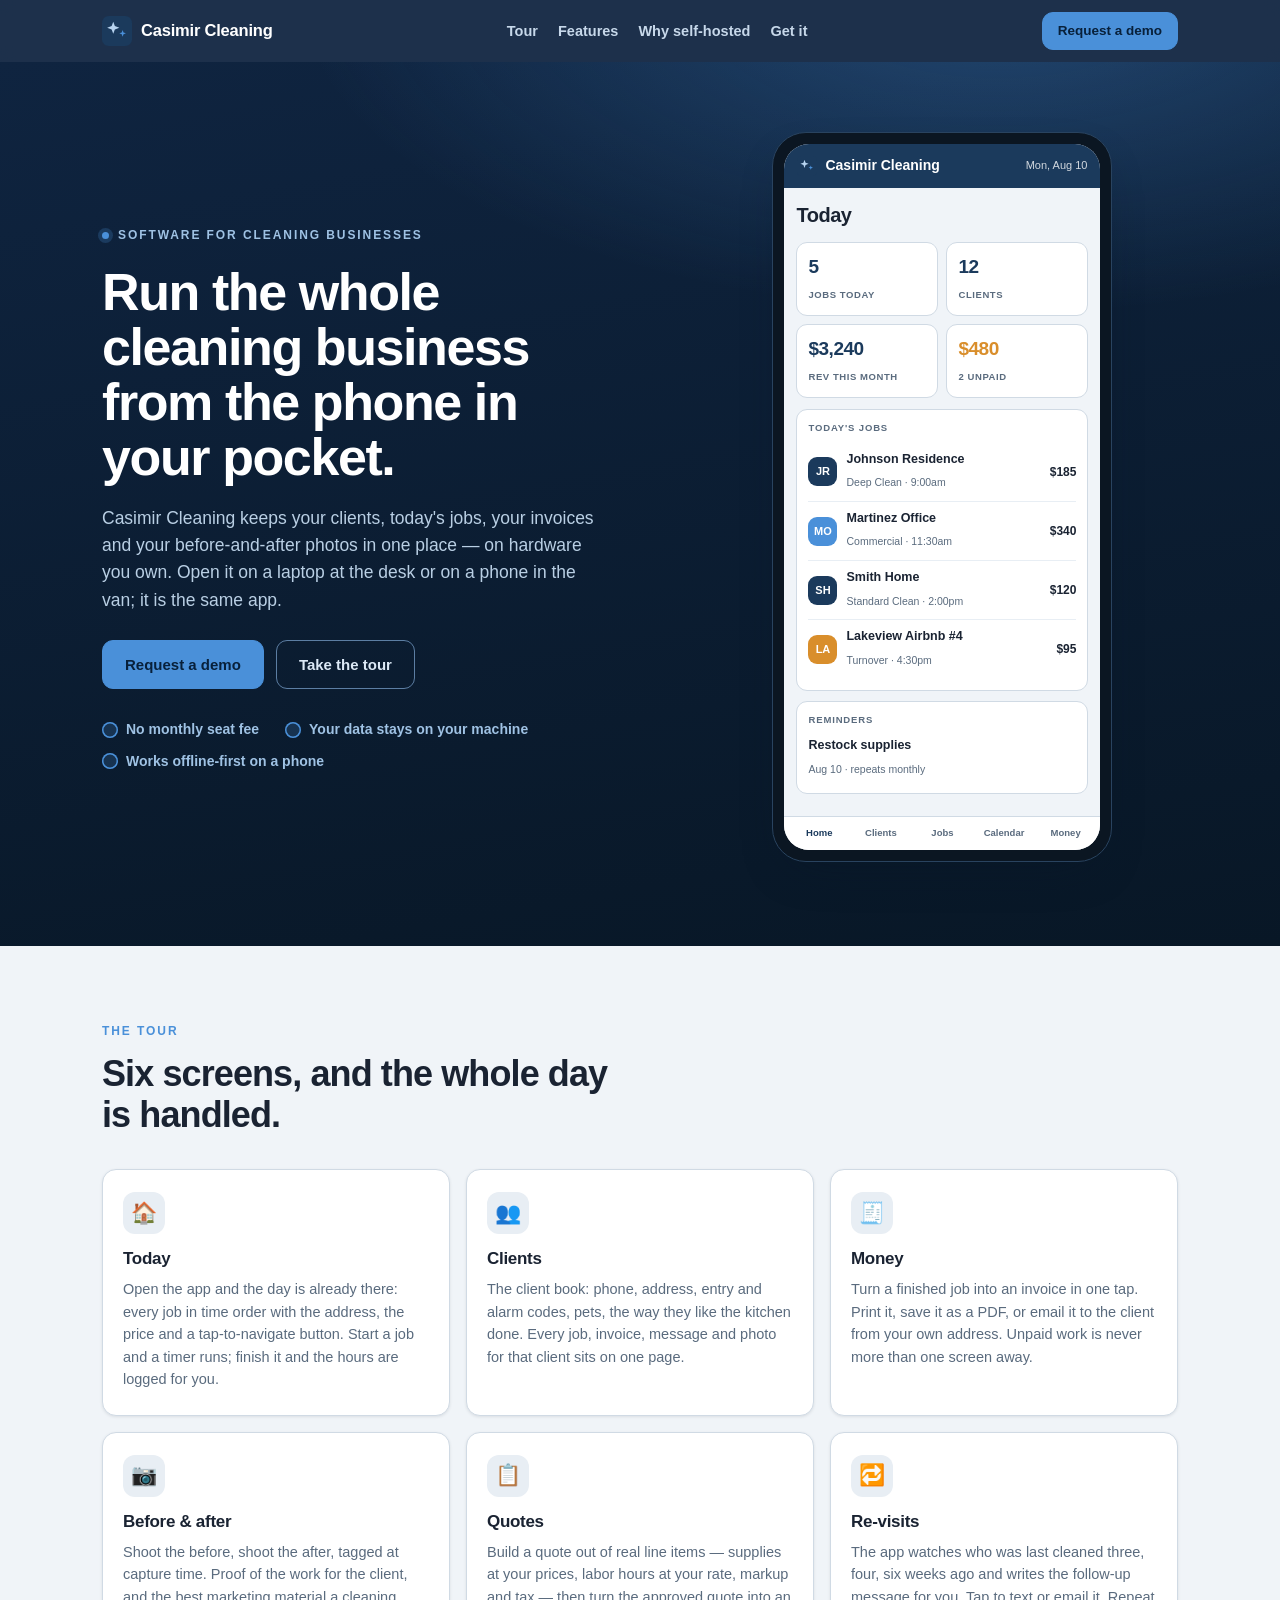
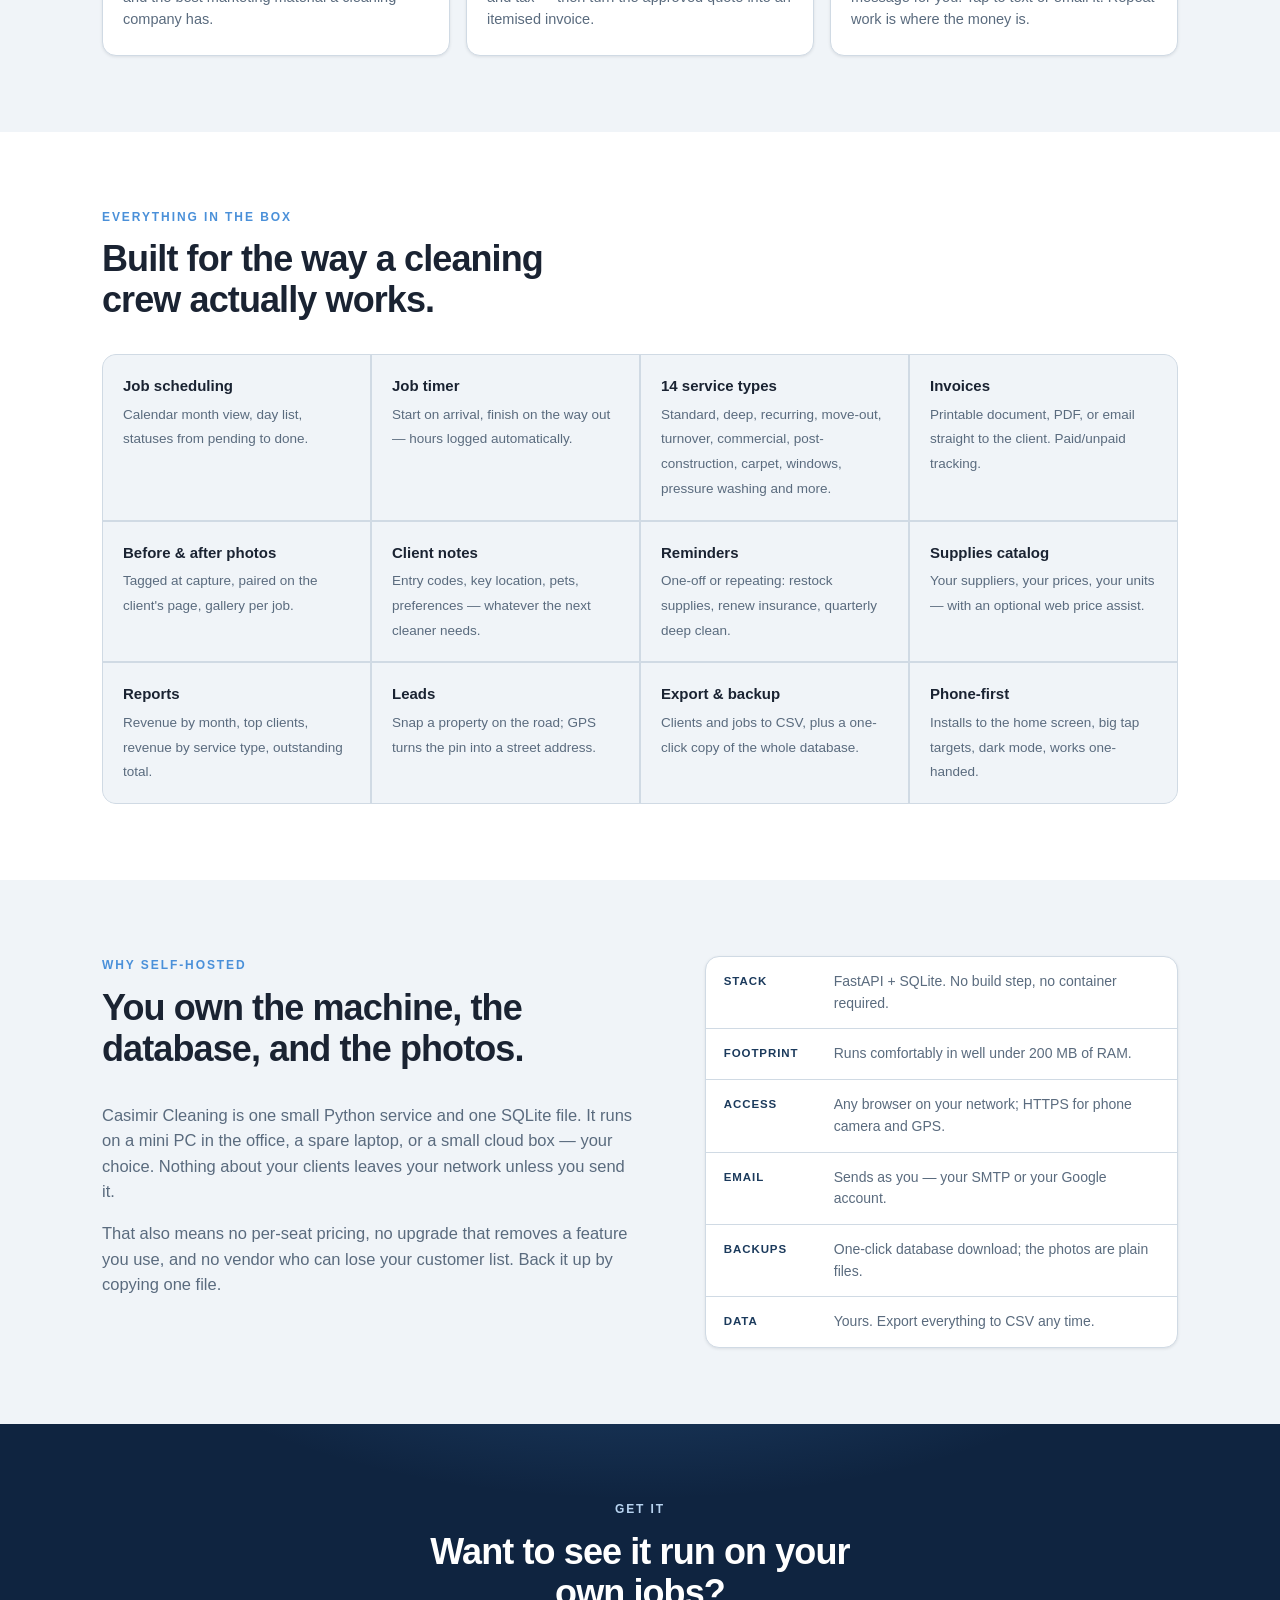
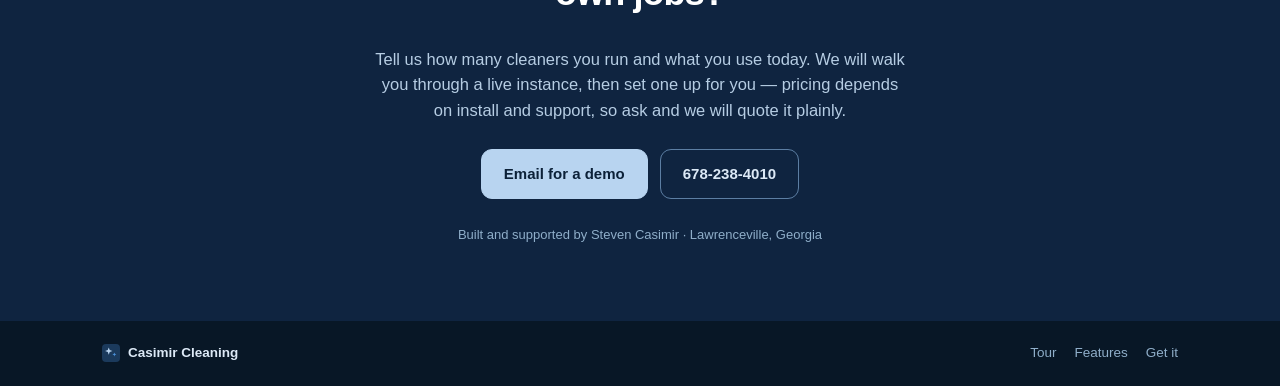
<file: index.html>
<!doctype html>
<html lang="en">
<head>
<meta charset="utf-8">
<meta name="viewport" content="width=device-width,initial-scale=1">
<title>Casimir Cleaning — the business manager for cleaning crews</title>
<meta name="description" content="Casimir Cleaning is a self-hosted business manager for cleaning companies: schedule jobs, keep a client book, send invoices, and prove the work with before-and-after photos. Runs on your own machine. No monthly fee.">
<meta name="theme-color" content="#0F2440">
<link rel="canonical" href="https://scasimir2021.github.io/casimir-cleaning/">
<meta property="og:type" content="website">
<meta property="og:title" content="Casimir Cleaning — business manager for cleaning crews">
<meta property="og:description" content="Schedule jobs, keep the client book, invoice on the spot, prove the work with before-and-after photos. Self-hosted. No monthly fee.">
<meta property="og:url" content="https://scasimir2021.github.io/casimir-cleaning/">
<meta property="og:image" content="https://scasimir2021.github.io/casimir-cleaning/assets/brand/social.svg">
<meta name="twitter:card" content="summary_large_image">
<link rel="icon" href="assets/brand/logo.svg" type="image/svg+xml">
<link rel="stylesheet" href="assets/css/site.css">
</head>
<body>

<header class="topbar">
  <div class="shell bar">
    <a class="brand" href="#top">
      <img src="assets/brand/logo.svg" width="30" height="30" alt="">
      <span>Casimir&nbsp;Cleaning</span>
    </a>
    <nav class="mainnav">
      <a href="#tour">Tour</a>
      <a href="#features">Features</a>
      <a href="#own">Why self-hosted</a>
      <a href="#buy">Get it</a>
    </nav>
    <a class="btn btn-sm" href="#buy">Request a demo</a>
  </div>
</header>

<main id="top">

  <!-- ── hero ─────────────────────────────────────────────────────── -->
  <section class="hero">
    <div class="shell hero-grid">
      <div class="hero-copy">
        <p class="eyebrow"><span class="dot"></span>Software for cleaning businesses</p>
        <h1>Run the whole cleaning business from the phone in your pocket.</h1>
        <p class="lede">
          Casimir Cleaning keeps your clients, today's jobs, your invoices and your
          before-and-after photos in one place — on hardware you own. Open it on a
          laptop at the desk or on a phone in the van; it is the same app.
        </p>
        <div class="cta-row">
          <a class="btn" href="#buy">Request a demo</a>
          <a class="btn btn-ghost light" href="#tour">Take the tour</a>
        </div>
        <ul class="hero-points">
          <li>No monthly seat fee</li>
          <li>Your data stays on your machine</li>
          <li>Works offline-first on a phone</li>
        </ul>
      </div>

      <!-- Live markup, not a screenshot: this is the real app's layout and palette. -->
      <div class="phone" aria-label="Screenshot of the Casimir Cleaning dashboard" role="img">
        <div class="phone-screen">
          <div class="app-bar">
            <img src="assets/brand/logo.svg" width="20" height="20" alt="">
            <strong>Casimir Cleaning</strong>
            <span class="app-date">Mon, Aug 10</span>
          </div>
          <div class="app-body">
            <div class="app-h1">Today</div>
            <div class="app-stats">
              <div class="app-stat"><b>5</b><span>Jobs today</span></div>
              <div class="app-stat"><b>12</b><span>Clients</span></div>
              <div class="app-stat"><b>$3,240</b><span>Rev this month</span></div>
              <div class="app-stat amber"><b>$480</b><span>2 unpaid</span></div>
            </div>
            <div class="app-card">
              <div class="app-card-h">Today's jobs</div>
              <div class="app-row"><span class="av">JR</span>
                <div><b>Johnson Residence</b><i>Deep Clean · 9:00am</i></div>
                <em>$185</em></div>
              <div class="app-row"><span class="av comm">MO</span>
                <div><b>Martinez Office</b><i>Commercial · 11:30am</i></div>
                <em>$340</em></div>
              <div class="app-row"><span class="av">SH</span>
                <div><b>Smith Home</b><i>Standard Clean · 2:00pm</i></div>
                <em>$120</em></div>
              <div class="app-row"><span class="av spec">LA</span>
                <div><b>Lakeview Airbnb #4</b><i>Turnover · 4:30pm</i></div>
                <em>$95</em></div>
            </div>
            <div class="app-card">
              <div class="app-card-h">Reminders</div>
              <div class="app-row plain"><div><b>Restock supplies</b><i>Aug 10 · repeats monthly</i></div></div>
            </div>
          </div>
          <div class="app-nav">
            <span class="on">Home</span><span>Clients</span><span>Jobs</span>
            <span>Calendar</span><span>Money</span>
          </div>
        </div>
      </div>
    </div>
  </section>

  <!-- ── tour ─────────────────────────────────────────────────────── -->
  <section id="tour" class="band">
    <div class="shell">
      <p class="kicker">The tour</p>
      <h2>Six screens, and the whole day is handled.</h2>
      <div class="tour">
        <article>
          <span class="glyph">🏠</span>
          <h3>Today</h3>
          <p>Open the app and the day is already there: every job in time order with
            the address, the price and a tap-to-navigate button. Start a job and a
            timer runs; finish it and the hours are logged for you.</p>
        </article>
        <article>
          <span class="glyph">👥</span>
          <h3>Clients</h3>
          <p>The client book: phone, address, entry and alarm codes, pets, the way
            they like the kitchen done. Every job, invoice, message and photo for
            that client sits on one page.</p>
        </article>
        <article>
          <span class="glyph">🧾</span>
          <h3>Money</h3>
          <p>Turn a finished job into an invoice in one tap. Print it, save it as a
            PDF, or email it to the client from your own address. Unpaid work is
            never more than one screen away.</p>
        </article>
        <article>
          <span class="glyph">📷</span>
          <h3>Before &amp; after</h3>
          <p>Shoot the before, shoot the after, tagged at capture time. Proof of the
            work for the client, and the best marketing material a cleaning company
            has.</p>
        </article>
        <article>
          <span class="glyph">📋</span>
          <h3>Quotes</h3>
          <p>Build a quote out of real line items — supplies at your prices, labor
            hours at your rate, markup and tax — then turn the approved quote into
            an itemised invoice.</p>
        </article>
        <article>
          <span class="glyph">🔁</span>
          <h3>Re-visits</h3>
          <p>The app watches who was last cleaned three, four, six weeks ago and
            writes the follow-up message for you. Tap to text or email it. Repeat
            work is where the money is.</p>
        </article>
      </div>
    </div>
  </section>

  <!-- ── features ─────────────────────────────────────────────────── -->
  <section id="features" class="band alt">
    <div class="shell">
      <p class="kicker">Everything in the box</p>
      <h2>Built for the way a cleaning crew actually works.</h2>
      <div class="feat">
        <div><b>Job scheduling</b><span>Calendar month view, day list, statuses from pending to done.</span></div>
        <div><b>Job timer</b><span>Start on arrival, finish on the way out — hours logged automatically.</span></div>
        <div><b>14 service types</b><span>Standard, deep, recurring, move-out, turnover, commercial, post-construction, carpet, windows, pressure washing and more.</span></div>
        <div><b>Invoices</b><span>Printable document, PDF, or email straight to the client. Paid/unpaid tracking.</span></div>
        <div><b>Before &amp; after photos</b><span>Tagged at capture, paired on the client's page, gallery per job.</span></div>
        <div><b>Client notes</b><span>Entry codes, key location, pets, preferences — whatever the next cleaner needs.</span></div>
        <div><b>Reminders</b><span>One-off or repeating: restock supplies, renew insurance, quarterly deep clean.</span></div>
        <div><b>Supplies catalog</b><span>Your suppliers, your prices, your units — with an optional web price assist.</span></div>
        <div><b>Reports</b><span>Revenue by month, top clients, revenue by service type, outstanding total.</span></div>
        <div><b>Leads</b><span>Snap a property on the road; GPS turns the pin into a street address.</span></div>
        <div><b>Export &amp; backup</b><span>Clients and jobs to CSV, plus a one-click copy of the whole database.</span></div>
        <div><b>Phone-first</b><span>Installs to the home screen, big tap targets, dark mode, works one-handed.</span></div>
      </div>
    </div>
  </section>

  <!-- ── self-hosted ──────────────────────────────────────────────── -->
  <section id="own" class="band">
    <div class="shell own-grid">
      <div>
        <p class="kicker">Why self-hosted</p>
        <h2>You own the machine, the database, and the photos.</h2>
        <p class="body">
          Casimir Cleaning is one small Python service and one SQLite file. It runs
          on a mini PC in the office, a spare laptop, or a small cloud box — your
          choice. Nothing about your clients leaves your network unless you send it.
        </p>
        <p class="body">
          That also means no per-seat pricing, no upgrade that removes a feature you
          use, and no vendor who can lose your customer list. Back it up by copying
          one file.
        </p>
      </div>
      <ul class="specs">
        <li><b>Stack</b><span>FastAPI + SQLite. No build step, no container required.</span></li>
        <li><b>Footprint</b><span>Runs comfortably in well under 200&nbsp;MB of RAM.</span></li>
        <li><b>Access</b><span>Any browser on your network; HTTPS for phone camera and GPS.</span></li>
        <li><b>Email</b><span>Sends as you — your SMTP or your Google account.</span></li>
        <li><b>Backups</b><span>One-click database download; the photos are plain files.</span></li>
        <li><b>Data</b><span>Yours. Export everything to CSV any time.</span></li>
      </ul>
    </div>
  </section>

  <!-- ── buy ──────────────────────────────────────────────────────── -->
  <section id="buy" class="band buy">
    <div class="shell buy-inner">
      <p class="kicker light">Get it</p>
      <h2>Want to see it run on your own jobs?</h2>
      <p class="body">
        Tell us how many cleaners you run and what you use today. We will walk you
        through a live instance, then set one up for you — pricing depends on
        install and support, so ask and we will quote it plainly.
      </p>
      <div class="cta-row center">
        <a class="btn light" href="mailto:scbane93@gmail.com?subject=Casimir%20Cleaning%20demo%20request&amp;body=Hi%20—%20I%27d%20like%20to%20see%20Casimir%20Cleaning.%20We%20run%20___%20cleaners%20and%20currently%20use%20___.">Email for a demo</a>
        <a class="btn btn-ghost light" href="tel:+16782384010">678-238-4010</a>
      </div>
      <p class="fine">Built and supported by Steven Casimir · Lawrenceville, Georgia</p>
    </div>
  </section>
</main>

<footer class="foot">
  <div class="shell foot-in">
    <span><img src="assets/brand/logo.svg" width="18" height="18" alt=""> Casimir Cleaning</span>
    <span class="sp"></span>
    <a href="#tour">Tour</a><a href="#features">Features</a><a href="#buy">Get it</a>
  </div>
</footer>

</body>
</html>
</file>
<file: assets/css/site.css>
/* Casimir Cleaning — public product site.
   Palette is the app's own navy/blue so the site and the product read as one
   thing. No framework, no build: one stylesheet, shipped as written. */
:root{
  --navy:#1B3A5C; --navy-deep:#0F2440; --ink-navy:#081726;
  --accent:#4A90D9; --accent-soft:#B8D4F0; --amber:#D98E2B;
  --bg:#F0F4F8; --surface:#FFFFFF; --surface2:#E8EEF4;
  --ink:#1A2332; --ink2:#5A6B7E; --line:#D0DAE4;
  --shell:1120px; --radius:14px;
  --shadow:0 1px 3px rgba(26,35,50,.10);
  --shadow-lg:0 18px 48px -20px rgba(8,23,38,.45);
}
*{margin:0;padding:0;box-sizing:border-box}
html{scroll-behavior:smooth;-webkit-text-size-adjust:100%}
body{background:var(--bg);color:var(--ink);line-height:1.55;
  font-family:-apple-system,"Segoe UI",Roboto,Helvetica,Arial,sans-serif}
img{max-width:100%;display:block}
a{color:var(--navy);text-decoration:none}
.shell{width:100%;max-width:var(--shell);margin:0 auto;padding:0 22px}

/* ── top bar ─────────────────────────────────────────────────────── */
.topbar{position:sticky;top:0;z-index:20;background:rgba(15,36,64,.94);
  backdrop-filter:blur(8px);color:#fff}
.bar{display:flex;align-items:center;gap:18px;height:62px}
.brand{display:flex;align-items:center;gap:9px;color:#fff;font-weight:800;
  font-size:16.5px;letter-spacing:-.2px}
.mainnav{display:flex;gap:20px;margin-left:auto;font-size:14.5px;font-weight:600}
.mainnav a{color:#C7D8EA}
.mainnav a:hover{color:#fff}
@media(max-width:820px){.mainnav{display:none}.bar{gap:12px}}

/* ── buttons ─────────────────────────────────────────────────────── */
.btn{display:inline-flex;align-items:center;justify-content:center;
  background:var(--accent);color:#08203a;font-weight:750;font-size:15px;
  padding:12px 22px;border-radius:11px;border:1.5px solid var(--accent);
  transition:transform .12s ease,background .12s ease}
.btn:hover{background:#63A3E4;transform:translateY(-1px)}
.btn-sm{padding:8px 15px;font-size:13.5px;margin-left:auto}
@media(max-width:820px){.btn-sm{margin-left:auto}}
.btn-ghost{background:transparent;color:var(--navy);border-color:var(--navy)}
.btn-ghost:hover{background:rgba(27,58,92,.07)}
.btn.light{background:var(--accent-soft);border-color:var(--accent-soft);color:#0C2138}
.btn.light:hover{background:#CBE1F6}
.btn-ghost.light{background:transparent;color:#DCE9F6;border-color:#5C7EA3}
.btn-ghost.light:hover{background:rgba(255,255,255,.08)}
.cta-row{display:flex;gap:12px;flex-wrap:wrap;margin-top:26px}
.cta-row.center{justify-content:center}

/* ── hero ────────────────────────────────────────────────────────── */
.hero{background:
    radial-gradient(1000px 460px at 78% -8%,rgba(74,144,217,.34),transparent 70%),
    linear-gradient(170deg,var(--navy-deep) 0%,var(--ink-navy) 100%);
  color:#EAF2FA;padding:70px 0 84px;overflow:hidden}
.hero-grid{display:grid;grid-template-columns:minmax(0,1.08fr) minmax(0,.92fr);
  gap:52px;align-items:center}
@media(max-width:900px){.hero-grid{grid-template-columns:1fr;gap:44px}
  .hero{padding:48px 0 60px}}
.eyebrow{display:inline-flex;align-items:center;gap:9px;font-size:12px;
  font-weight:800;letter-spacing:.16em;text-transform:uppercase;color:#9FC2E4;
  margin-bottom:20px}
.eyebrow .dot{width:7px;height:7px;border-radius:50%;background:var(--accent);
  box-shadow:0 0 0 4px rgba(74,144,217,.22)}
.hero h1{font-size:clamp(34px,5.1vw,52px);line-height:1.06;letter-spacing:-1.4px;
  font-weight:850;color:#fff;max-width:15ch}
.lede{margin-top:20px;font-size:17.5px;color:#B9CFE4;max-width:52ch}
.hero-points{list-style:none;display:flex;gap:10px 26px;flex-wrap:wrap;margin-top:30px;
  font-size:14px;color:#9FC2E4;font-weight:600}
.hero-points li{display:flex;align-items:center;gap:8px}
.hero-points li::before{content:"";width:16px;height:16px;flex:none;border-radius:50%;
  background:rgba(74,144,217,.2);
  box-shadow:inset 0 0 0 1.5px var(--accent)}

/* ── phone mock (real app markup, scaled down) ───────────────────── */
.phone{justify-self:center;width:100%;max-width:340px;border-radius:34px;
  background:#0B1622;border:1px solid #29435F;padding:11px;box-shadow:var(--shadow-lg)}
/* The mock sits inside the dark hero, so it has to re-assert the app's own
   light-surface text colour instead of inheriting the hero's. */
.phone-screen{background:var(--bg);color:var(--ink);border-radius:25px;overflow:hidden;
  display:flex;flex-direction:column;min-height:560px}
.app-bar{background:var(--navy);color:#fff;display:flex;align-items:center;gap:8px;
  padding:11px 13px;font-size:14px}
.app-date{margin-left:auto;font-size:11px;opacity:.8}
.app-body{padding:12px;flex:1}
.app-h1{font-size:20px;font-weight:820;letter-spacing:-.5px;margin-bottom:11px}
.app-stats{display:grid;grid-template-columns:1fr 1fr;gap:8px;margin-bottom:11px}
.app-stat{background:var(--surface);border:1px solid var(--line);border-radius:11px;
  padding:9px 11px}
.app-stat b{display:block;font-size:19px;font-weight:820;color:var(--navy);letter-spacing:-.5px}
.app-stat span{font-size:9.5px;font-weight:700;letter-spacing:.06em;
  text-transform:uppercase;color:var(--ink2)}
.app-stat.amber b{color:var(--amber)}
.app-card{background:var(--surface);border:1px solid var(--line);border-radius:11px;
  padding:11px;margin-bottom:10px}
.app-card-h{font-size:9.5px;font-weight:800;letter-spacing:.09em;text-transform:uppercase;
  color:var(--ink2);margin-bottom:7px}
.app-row{display:flex;align-items:center;gap:9px;padding:7px 0;
  border-bottom:1px solid var(--surface2)}
.app-row:last-child{border-bottom:none}
.app-row.plain{padding:2px 0}
.app-row div{min-width:0;flex:1}
.app-row b{display:block;font-size:12.5px;font-weight:680;white-space:nowrap;
  overflow:hidden;text-overflow:ellipsis}
.app-row i{font-style:normal;font-size:10.5px;color:var(--ink2)}
.app-row em{font-style:normal;font-size:12px;font-weight:750}
.av{width:29px;height:29px;flex:none;border-radius:9px;background:var(--navy);
  color:#fff;display:grid;place-items:center;font-size:11px;font-weight:750}
.av.comm{background:var(--accent)} .av.spec{background:var(--amber)}
.app-nav{display:flex;background:var(--surface);border-top:1px solid var(--line);
  padding:9px 4px;font-size:9.5px;font-weight:700;color:var(--ink2)}
.app-nav span{flex:1;text-align:center}
.app-nav .on{color:var(--navy)}

/* ── bands ───────────────────────────────────────────────────────── */
.band{padding:76px 0}
.band.alt{background:var(--surface)}
@media(max-width:900px){.band{padding:54px 0}}
.kicker{font-size:12px;font-weight:800;letter-spacing:.16em;text-transform:uppercase;
  color:var(--accent);margin-bottom:12px}
.kicker.light{color:var(--accent-soft)}
h2{font-size:clamp(26px,3.5vw,36px);line-height:1.14;letter-spacing:-.9px;
  font-weight:830;max-width:26ch;margin-bottom:34px}
h3{font-size:17px;font-weight:780;letter-spacing:-.3px;margin:12px 0 6px}
.body{font-size:16.5px;color:var(--ink2);max-width:58ch;margin-bottom:16px}

/* tour cards */
.tour{display:grid;grid-template-columns:repeat(auto-fit,minmax(272px,1fr));gap:16px}
.tour article{background:var(--surface);border:1px solid var(--line);
  border-radius:var(--radius);padding:22px 20px 24px;box-shadow:var(--shadow)}
.band.alt .tour article{background:var(--bg)}
.tour p{font-size:14.5px;color:var(--ink2)}
.glyph{display:grid;place-items:center;width:42px;height:42px;border-radius:12px;
  background:var(--surface2);font-size:21px}

/* feature grid */
.feat{display:grid;grid-template-columns:repeat(auto-fit,minmax(248px,1fr));gap:2px;
  background:var(--line);border:1px solid var(--line);border-radius:var(--radius);
  overflow:hidden}
.feat>div{background:var(--surface);padding:19px 20px}
.band.alt .feat>div{background:var(--bg)}
.feat b{display:block;font-size:15px;font-weight:760;margin-bottom:4px}
.feat span{font-size:13.5px;color:var(--ink2)}

/* self-hosted */
.own-grid{display:grid;grid-template-columns:minmax(0,1fr) minmax(0,.85fr);gap:46px;
  align-items:start}
@media(max-width:900px){.own-grid{grid-template-columns:1fr;gap:32px}}
.specs{list-style:none;background:var(--surface);border:1px solid var(--line);
  border-radius:var(--radius);box-shadow:var(--shadow);overflow:hidden}
.specs li{display:grid;grid-template-columns:96px 1fr;gap:14px;padding:14px 18px;
  border-bottom:1px solid var(--line);font-size:14px}
.specs li:last-child{border-bottom:none}
.specs b{font-size:11.5px;font-weight:800;letter-spacing:.08em;text-transform:uppercase;
  color:var(--navy);padding-top:2px}
.specs span{color:var(--ink2)}

/* buy band */
.buy{background:
    radial-gradient(760px 320px at 50% -30%,rgba(74,144,217,.32),transparent 70%),
    var(--navy-deep);
  color:#E7F0F9;text-align:center}
.buy h2,.buy .body{margin-left:auto;margin-right:auto}
.buy h2{color:#fff;max-width:22ch}
.buy .body{color:#B6CDE3}
.fine{margin-top:26px;font-size:13px;color:#8FAEC9}

/* footer */
.foot{background:var(--ink-navy);color:#8FAEC9;padding:22px 0;font-size:13.5px}
.foot-in{display:flex;align-items:center;gap:18px;flex-wrap:wrap}
.foot-in span:first-child{display:flex;align-items:center;gap:8px;color:#DCE9F6;
  font-weight:700}
.foot .sp{flex:1}
.foot a{color:#8FAEC9}
.foot a:hover{color:#fff}

@media (prefers-reduced-motion:reduce){
  html{scroll-behavior:auto}
  .btn:hover{transform:none}
}
</file>
